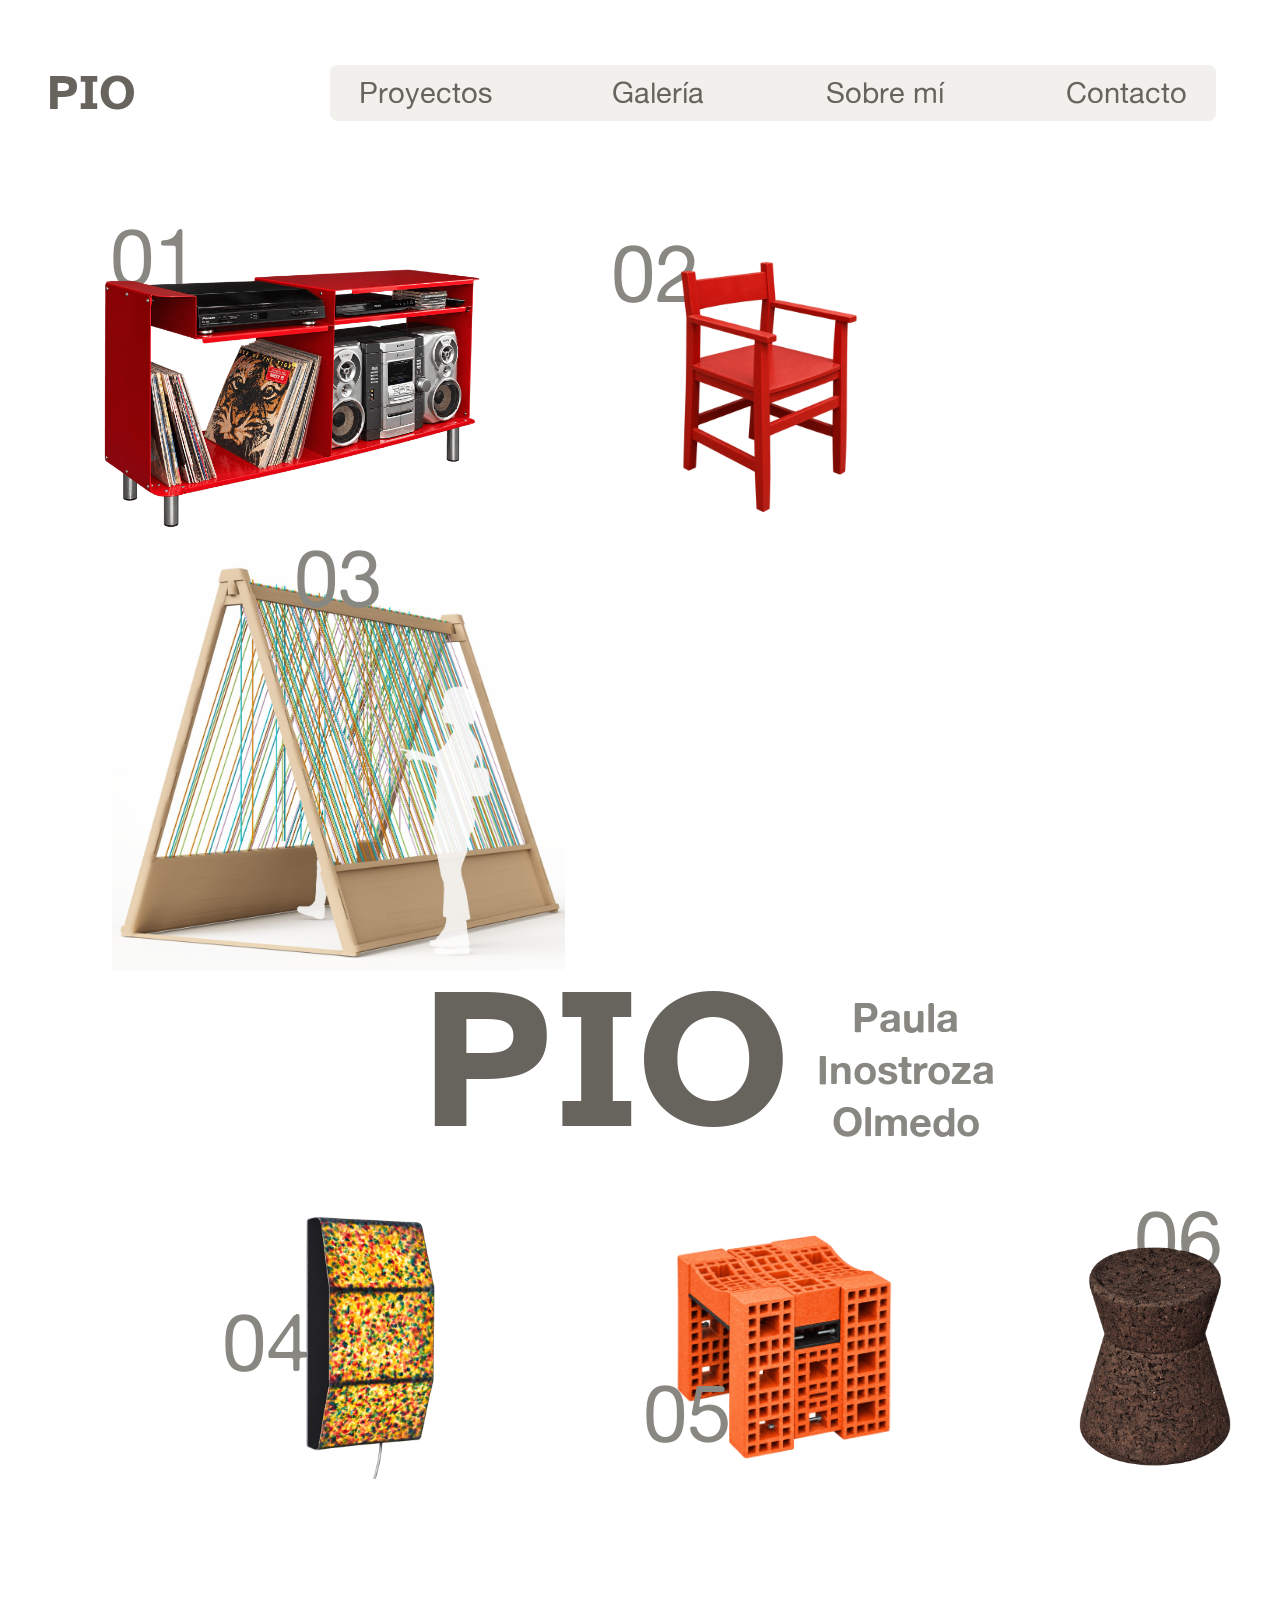
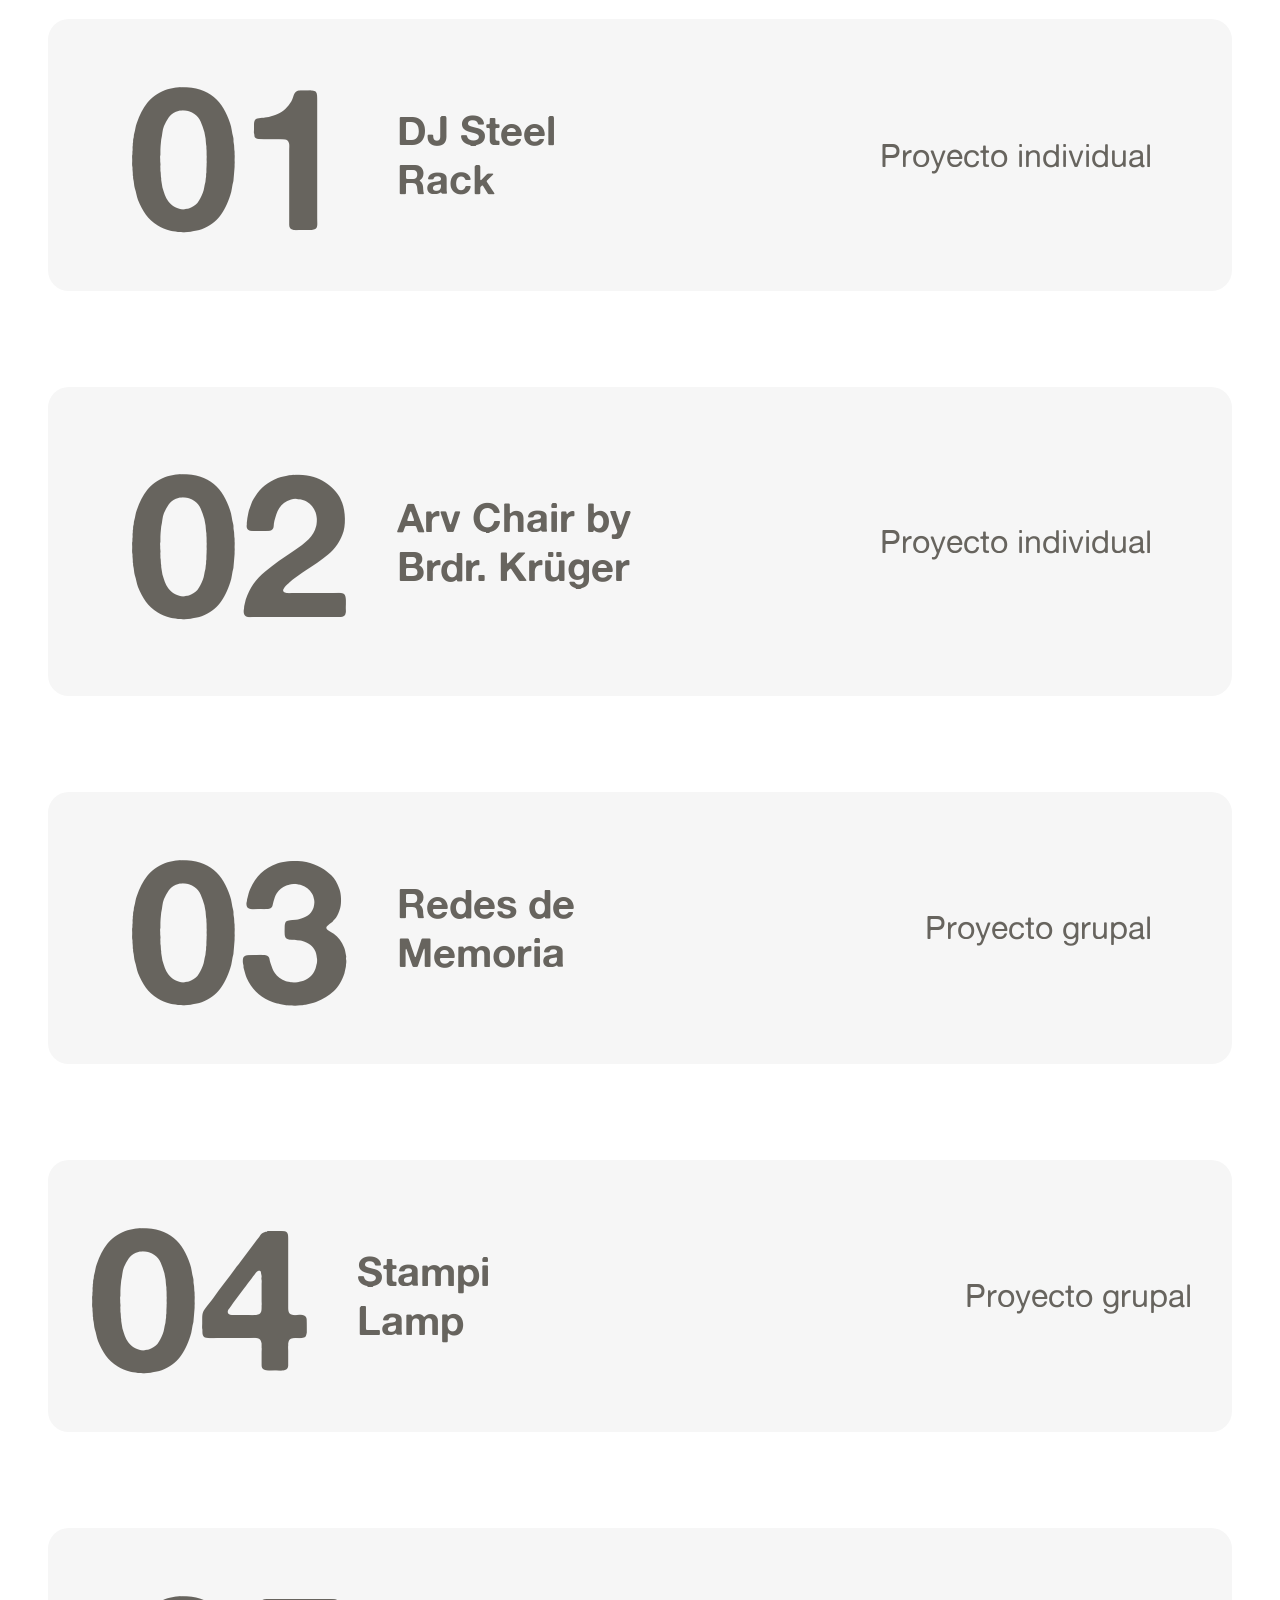
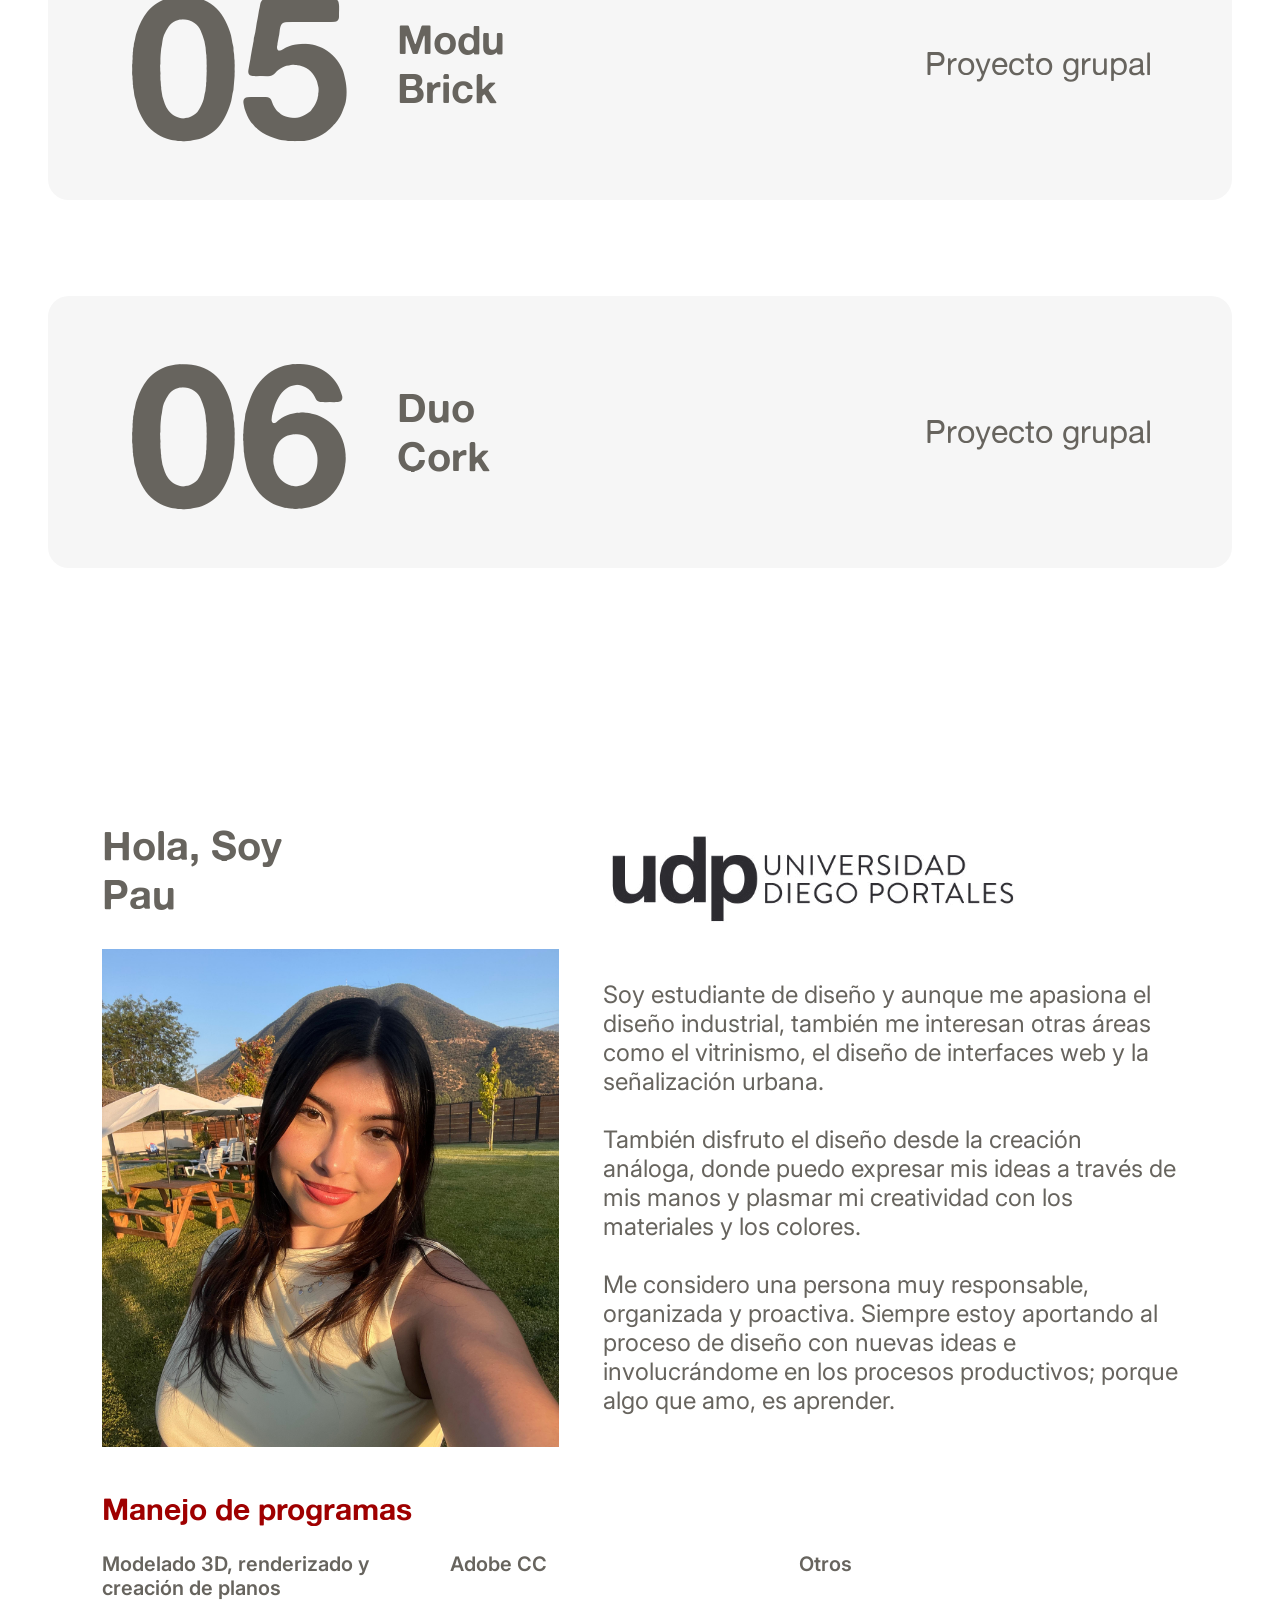
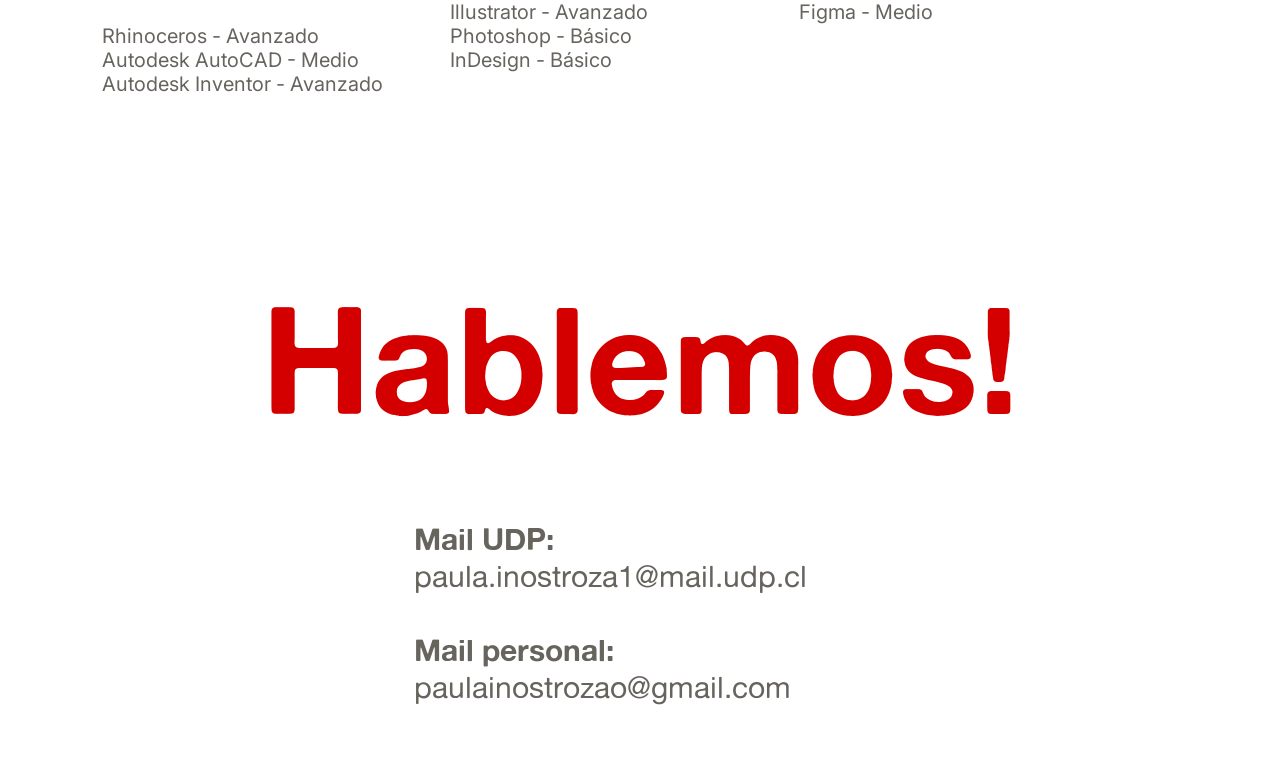
<file: index.html>
<!DOCTYPE html>
<html lang="es">
<head>
  <meta charset="UTF-8">
  <title>Portafolio PIO</title>
  <link rel="icon" href="assets/favicon.png" type="image/png">
  <meta name="viewport" content="width=device-width, initial-scale=1">
  <title>PIO | Paula Inostroza Olmedo - Portafolio</title>
  <link rel="stylesheet" href="style.css">
</head>
<body>

  <!-- ENCABEZADO + NAVBAR -->
  <header class="encabezado">
    <a href="#inicio" class="logo-pio">PIO</a>
    <nav class="navbar">
      <ul>
        <li><a href="#proyectos">Proyectos</a></li>
        <li><a href="galeria.html">Galería</a></li>
        <li><a href="#sobre-mi">Sobre mí</a></li>
        <li><a href="#contacto">Contacto</a></li>
      </ul>
    </nav>
  </header>

  <main>

    <!-- Pio + Nombres -->
    <section id="inicio" class="inicio">
      <h1 class="titulo-pio">PIO</h1>
      <p class="nombre-completo">
        <span class="nombre-paula">Paula</span>
        <span class="nombre-inostroza">Inostroza</span>
        <span class="nombre-olmedo">Olmedo</span>
      </p>

      <!-- MINIATURAS -->
      <ul class="miniaturas">
        <li class="miniatura-01">
          <a href="#proyecto-01">
            <span class="numero">01</span>
            <img src="assets/djrack1.png" alt="DJ Rack de acero rojo con tocadiscos, vinilos y equipos de música">
          </a>
        </li>
        <li class="miniatura-02">
          <a href="#proyecto-02">
            <span class="numero">02</span>
            <img src="assets/arvchair1.png" alt="Silla roja de madera con apoyabrazos">
          </a>
        </li>
        <li class="miniatura-03">
          <a href="#proyecto-03">
            <span class="numero">03</span>
            <img src="assets/redesdememoria1.jpg" alt="Render de una estructura de madera con elásticos de colores">
          </a>
        </li>
        <li class="miniatura-04">
          <a href="#proyecto-04">
            <span class="numero">04</span>
            <img src="assets/stampilamp1.png" alt="Lámpara de muro de espuma translúcida multicolor">
          </a>
        </li>
        <li class="miniatura-05">
          <a href="#proyecto-05">
            <span class="numero">05</span>
            <img src="assets/modubrick1.png" alt="Banco de ladrillos princesa con asiento curvo">
          </a>
        </li>
        <li class="miniatura-06">
          <a href="#proyecto-06">
            <span class="numero">06</span>
            <img src="assets/duocork1.png" alt="Banco cónico de corcho aglomerado expandido">
          </a>
        </li>
      </ul>
    </section>

    <!-------------- PROYECTOS -------------->
    <section id="proyectos" class="proyectos">
      <h2 class="oculto">Proyectos</h2>

      <!----- PROYECTO 01: DJ Steel Rack ----->
      <article id="proyecto-01" class="proyecto1">
        <header class="titulo-proyecto">
          <h3>
            <span class="numero">01</span>
            <span class="nombre-proyecto">DJ Steel Rack</span>
          </h3>
          <p class="tipo-proyecto">Proyecto individual</p>
        </header>

        <figure class="imagen-principal1">
          <img src="assets/djrack2.jpg" alt="DJ Rack de acero rojo con tocadiscos, vinilos y equipos de música">
          <figcaption>Curso Fabricación Digital Avanzada 2026</figcaption>
        </figure>

        <div class="galeria-descripcion1">
          <div class="cuadricula-1">
            <img src="assets/djrack3.jpg" alt="Tocadiscos abierto sobre el rack con un disco girando">
            <img src="assets/djrack4.jpg" alt="Vinilos apoyados sobre la bandeja superior del rack">
            <img src="assets/djrack5.jpg" alt="Colección de vinilos guardada en el compartimento inferior">
            <img src="assets/djrack6.jpg" alt="Equipo de música con parlantes dentro del rack">
          </div>
          <div class="descripcion1">
            <p>Dj Steel Rack nació desde el amor por la música y la necesidad de <strong>organizar</strong> la colección de vinilos, CD y equipos de sonido en un espacio donde poner ‘play’ fuese una <strong>experiencia acogedora</strong>.</p>
            <p>El diseño combina la <strong>personalización</strong> para adaptarse a los elementos y disponerlos en espacios de almacenamiento.</p>
            <p>El resultado es una pieza que celebra la <strong>practicidad</strong>.</p>
          </div>
        </div>

        <div class="examen1">
          <h4>Examen</h4>
          <p>Desarrollar un proyecto de índole libre con la condición de utilizar acero carbono y pintura electroestática como materialidades, además de plegado y un sistema de herrajes.</p>
        </div>

        <div class="planos">
          <figure class="plano-explosionado">
            <img src="assets/djrack8.jpg" alt="Plano de vista explosionada del rack con su lista de piezas">
          </figure>
          <div class="planos-ortogonales">
            <figure class="plano">
              <img src="assets/djrack9.jpg" alt="Plano con vistas ortogonales y acotadas del rack">
            </figure>
            <figure class="plano-cubierta">
              <img src="assets/djrack10.jpg" alt="Plano de detalle de la pieza de cubierta con sus pliegues">
            </figure>
          </div>
        </div>
      </article>

      <!---------- PROYECTO 02: Arv Chair ---------->
      <article id="proyecto-02" class="proyecto2">
        <header class="titulo-proyecto">
          <h3>
            <span class="numero">02</span>
            <span class="nombre-proyecto">Arv Chair by Brdr. Krüger</span>
          </h3>
          <p class="tipo-proyecto">Proyecto individual</p>
        </header>

        <figure class="imagen-principal2">
          <img src="assets/arvchair2.jpg" alt="Silla Arv Chair pintada de rojo">
          <figcaption>Curso Máquinas y Procesos 2025</figcaption>
        </figure>

          <div class="cuadricula-2">
            <img src="assets/arvchair3.jpg" alt="Silla Arv Chair pintada de rojo">
            <img src="assets/arvchair4.jpg" alt="Apoyabrazos de silla Arv Chair de madera">
            <img src="assets/arvchair8.jpg" alt="Silla Arv Chair de madera de lado">
            <img src="assets/arvchair7.jpg" alt="Respaldo curvo de silla Arv Chair de madera">
            <img src="assets/arvchair6.jpg" alt="Silla Arv Chair pintada de rojo">
            <img src="assets/arvchair5.jpg" alt="Travesaños de silla Arv Chair roja">
          </div>
        </div>

        <div class="examen-imagen">
          <div class="examen2">
            <h4>Examen</h4>
            <p>Replicar la silla Arv Chair de Brdr. Krüger mediante elaboración artesanal y utilizando solo sistema de encastres y ensambles en madera.</p>
          </div>
          <img src="assets/arvchair9.jpg" alt="Silla Arv Chair pintada de rojo">
        </div>
        <p class="descripcion2">Primero, fabriqué <strong>matrices</strong> en MDF para poder reproducir cada una de las piezas y traspasarlas a madera de pino sólida.<br><br>
        La pieza se compone de patas traseras anguladas, patas delanteras torneadas, un respaldo curvo ergonómico y travesaños que mantienen una <strong>estructura firme</strong> y sirven de apoyo para el asiento.</p>
      </article>

      <!-------- PROYECTO 03: Redes de Memoria --------->
      <article id="proyecto-03" class="proyecto3">
        <header class="titulo-proyecto">
          <h3>
            <span class="numero">03</span>
            <span class="nombre-proyecto">Redes de Memoria</span>
          </h3>
          <p class="tipo-proyecto">Proyecto grupal</p>
        </header>

        <figure class="imagen-principal3">
          <img src="assets/redesdememoria2.jpg" alt="Estructura de madera en forma de A con cientos de hilos de colores tensados">
          <figcaption>Curso Taller Diseño Industrial II 2025</figcaption>
        </figure>

        <div class="cuadricula-3">
            <img src="assets/redesdememoria3.jpg" alt="Acercamiento de la esctructura">
            <img src="assets/redesdememoria4.jpg" alt="Detalle de los hilos de colores desde arriba">
            <img src="assets/redesdememoria5.jpeg" alt="Detalle de los hilos de colores colgando">
            <img src="assets/redesdememoria6.jpeg" alt="Panel con los cuatro estados de la vida y sus colores">
          </div>

          <div class="examen3">
            <h4>Examen</h4>
            <p>Museo de la Memoria y los Derechos Humanos + Escuela de Diseño UDP.</p>
            <p>“Derechos en juego” consistió en convertir la explanada del museo en una plaza abierta al juego, invitando a experimentar el diseño desde los derechos humanos.</p>
            <p>Mediante juegos, las estructuras buscan vivenciar cada uno de los diez derechos de la niñez a través de la imaginación, la participación y la colaboración.</p>
          </div>
        </div>

        <div class="secundario">
           <p class="descripcion">El derecho a la Vida, Supervivencia y Desarrollo apela a tener la oportunidad de vivir y crecer de manera <strong>integral</strong>, asegurando que niñeces y adolescentes puedan desarrollarse plenamente en <strong>variados aspectos</strong> de su vida y persona.<br><br>Es por ello que se han identificado cuatro estados de la vida esenciales: familia, educación, identidad y trabajo.<br><br>Redes de Memoria constituye una <strong>experienci</strong>a donde las personas visualizan la pregunta: <strong>¿Cuál es el aspecto más importante de tu vida?</strong> y la responden encajando el elástico de su preferencia en la estructura. Al concluir esta acción se podrán develar las distintas realidades de los participantes a modo de <strong>encuesta interactiva.</strong></p>

          <div class="fotos3">
            <img src="assets/redesdememoria7.png" alt="Estructura de madera con elásticos de colores encajados en el travesaño">
            <div class="renders">
              <img src="assets/redesdememoria8.jpg" alt="Render de la estructura con acercamiento a la pocisión de los hilos">
              <img src="assets/redesdememoria9.jpg" alt="Render de la estructura con personas interactuando">
            </div>
          </div>
        </div>
      </article>

      <!------- PROYECTO 04: Stampi Lamp -------->
      <article id="proyecto-04" class="proyecto4">
        <header class="titulo-proyecto">
          <h3>
            <span class="numero">04</span>
            <span class="nombre-proyecto">Stampi Lamp</span>
          </h3>
          <p class="tipo-proyecto">Proyecto grupal</p>
        </header>

        <div class="imagen-principal4">
          <img src="assets/stampilamp2.jpg" alt="Lámpara de muro encendida con pantalla de espuma de colores">
          <figure class="imagen-secundaria4">
            <img src="assets/stampilamp3.jpg" alt="Acercamiento manto de espuma colorida translúcida">
            <figcaption>Curso Taller de Investigación y Desarrollo Material 2026</figcaption>
          </figure>
        </div>

        <div class="secundario4">
          <div class="encargo-foto">
            <div class="examen4">
              <h4>Examen</h4>
              <p>Explorar las capacidades de un material y elaborar un producto conforme a su contexto.</p>
            </div>
            <img src="assets/stampilamp6.jpg" alt="Pedazos de espuma de poliuretano estampada de distintos colores">
          </div>
          <div class="foto-descripcion4">
            <img src="assets/stampilamp7.jpg" alt="Espuma transformadas con calor y presión">
            <p class="descripcion4">La <strong>espuma de poliuretano</strong> fue sometida a un proceso de experimentación material mediante <strong>transformaciones físicas.</strong><br><br>
            Al ser un material <strong>flexible y versátil</strong>, quisimos explorar formas de modificar su estructura, textura y forma utilizando distintos métodos de calor, presión y manufactura.</p>
          </div>
        </div>

        <div class="terciario4">
          <div class="stampi-foto">
            <img src="assets/stampilamp8.jpg" alt="Lámpara de muro encendida con pantalla de espuma de colores">
            <div class="stampi-descripcion">
              <img src="assets/stampilamp9.png" alt="Logo Stampi Lamp">
              <p class="descripcion">El proceso escogido para llevar a cabo el producto fue el <strong>estampado</strong> de espuma triturada (desecho).<br><br>
              Mediante las placas de la estampadora textil, configurada a una temperatura de 200°C y con presión alta, fue posible que los pedazos de espuma se <strong>auto aglomeren</strong>, sin necesidad de adhesivos o procesos extra.<br><br>
              El proceso se hizo por capas de espuma hasta lograr un <strong>manto estable</strong> pero <strong>flexible</strong> que mantuvo la capacidad de translucidez.</p>
            </div>
          </div>

          <div class="foto-descripcion4">
            <div class="foto-descripcion4">
            <p class="descripcion4">Así nació <strong>Stampi Lamp</strong>, una lámpara de muro que devela la transformación de la espuma de poliuretano, su única coloración y su particular textura.<br><br>
            El manto se adosa a un armazón de acero carbono de 2mm de espesor y los tubos de acero soldados en su interior le dan la forma.</p>
            <img src="assets/stampilamp10.jpg" alt="Proceso de fabricación de Stampi Lamp">
          </div>
        </div>
      </article>

      <!-------- PROYECTO 05: Modu Brick -------->
      <article id="proyecto-05" class="proyecto5">
        <header class="titulo-proyecto">
          <h3>
            <span class="numero">05</span>
            <span class="nombre-proyecto">Modu Brick</span>
          </h3>
          <p class="tipo-proyecto">Proyecto grupal</p>
        </header>

        <div class="principal5">
          <figure class="foto-curso5">
            <img src="assets/modubrick3.jpg" alt="Banco de ladrillos princesa con persona sentada">
            <figcaption>Curso Taller de Investigación y Desarrollo Material 2026</figcaption>
          </figure>
          <img src="assets/modubrick2.jpg" alt="Banco de ladrillos princesa con asiento cóncavo">
        </div>

        <div class="secundario5">
          <div class="examen5">
            <h4>Examen</h4>
            <p>Explorar las capacidades de un material y elaborar un producto conforme a su contexto.</p>
          </div>
          <div class="fotos-descripcion5">
            <div class="foto-descripcion5">
              <img src="assets/modubrick4.jpg" alt="Ladrilos princesa">
              <p class="descripcion">El ladrillo princesa fue puesto bajo la mirada de la <strong>descontextualización</strong> del material y las posibilidades que podía alcanzar fuera de sus usos habituales.</p>
            </div>
            <div class="foto-descripcion5">
              <img src="assets/modubrick5.jpg" alt="Ladrillos recortado con la técnica del desbaste">
              <p class="descripcion5">En este contexto, se utilizó la técnica del <strong>desbaste</strong> para dar forma a las piezas y generar una lógica constructiva <strong>modular</strong>.</p>
            </div>
          </div>
        </div>

        <div class="terciario5">
          <div class="fotos5">
            <img src="assets/modubrick7.jpg" alt="Proceso de construcción del banco">
            <img src="assets/modubrick8.jpg" alt="Detalle de los perfiles planos que sostienen el asiento">
          </div>

          <div class="foto-descripcion5">
            <img src="assets/modubrick6.jpg" alt="Acercamiento banco Modu Brick">
            <p class="descripcion5"><strong>Modu Brick</strong> es un banco fabricado con ladrillos princesa Santiago 9 y Murotón.<br><br>
            Se compone de un sistema de <strong>perfiles planos</strong> que sostienen el asiento, que además cumplen la función de travesaños y manillas para moverlo con mayor facilidad.<br><br>
            Por otro lado, utiliza herrajes tipo pernos de anclaje de <strong>alta resistencia</strong> entre uniones de cara con cara.<br><br>
            La cubierta cóncava lo hace <strong>ergonómico</strong>, además de relucir la retícula propia del ladrillo.</p>
          </div>
        </div>
      </article>

      <!-------- PROYECTO 06: Duo Cork ------>
      <article id="proyecto-06" class="proyecto6">
        <header class="titulo-proyecto">
          <h3>
            <span class="numero">06</span>
            <span class="nombre-proyecto">Duo Cork</span>
          </h3>
          <p class="tipo-proyecto">Proyecto grupal</p>
        </header>

        <figure class="fotos-principales6">
          <img src="assets/duocork2.jpg" alt="Banco cónico de corcho aglomerado expandido">
          <img src="assets/duocork3.jpg" alt="Persona sentada sobre el banco de corcho">
          <img src="assets/duocork4.jpg" alt="Vista frontal del banco de corcho">
          <figcaption>Curso Taller de Investigación y Desarrollo Material 2026</figcaption>
        </figure>

        <div class="secundario6">
          <div class="encargo-foto6">
            <img src="assets/duocork5.jpg" alt="Textura corcho">
            <div class="examen6">
              <h4>Examen</h4>
              <p>Explorar las capacidades de un material y elaborar un producto conforme a su contexto.</p>
            </div>
          </div>

          <div class="descripciones6">
            <p class="descripcion6">El corcho aglomerado expandido es un material muy particular. Se <strong>auto aglomera</strong> con calor y presión en una autoclave a vapor, debido a ello su presentación es en formato de planchas. Es ligero, pero increíblemente resistente.<br><br>
            Exploramos la <strong>descontextualización</strong> de este material mediante el desbaste y mecanizado de las piezas.</p>

            <p class="descripcion6"><strong>Duo Cork</strong> es un banco hecho completamente de corcho mediante una <strong>sucesión de capas</strong> adheridas entre ellas.<br><br>
            Cuenta con dos piezas, la base siendo más grande para darle estabilidad. A su vez, estas piezas están <strong>mecanizadas en CNC</strong> para darle la forma cónica y el sutil desbaste interno del asiento para mejorar su ergonomía.</p>
          </div>
        </div>

        <div class="terciario6">
          <img src="assets/duocork6.jpg" alt="Detalle concavidad del asiento">
          <div class="fotos6">
            <img src="assets/duocork7.jpg" alt="Vista superior del banco">
            <img src="assets/duocork8.jpg" alt="Detalle frontal del banco">
          </div>
        </div>
      </article>

    </section>

    <!--------- SOBRE MÍ ---------->
    <section id="sobre-mi" class="sobre-mi">
      <header class="saludo">
        <h2>Hola, Soy Pau</h2>
        <img src="assets/logoudp.png" alt="Logo de la Universidad Diego Portales">
      </header>

      <div class="foto-descripcion7">
        <img src="assets/fotopersonal.jpg" alt="Foto personal">
        <div class="descripcion7">
          <p>Soy estudiante de diseño y aunque me apasiona el diseño industrial, también me interesan otras áreas como el vitrinismo, el diseño de interfaces web y la señalización urbana.<br><br>
          También disfruto el diseño desde la creación análoga, donde puedo expresar mis ideas a través de mis manos y plasmar mi creatividad con los materiales y los colores.<br><br>
          Me considero una persona muy responsable, organizada y proactiva. Siempre estoy aportando al proceso de diseño con nuevas ideas e involucrándome en los procesos productivos; porque algo que amo, es aprender.</p>
        </div>
      </div>

      <div class="programas">
        <h3>Manejo de programas</h3>
        <div class="programas-grupos">
          <div class="grupo-programas">
            <h4>Modelado 3D, renderizado y creación de planos</h4>
            <ul>
              <li>Rhinoceros - Avanzado</li>
              <li>Autodesk AutoCAD - Medio</li>
              <li>Autodesk Inventor - Avanzado</li>
            </ul>

          </div>
          <div class="grupo-programas">
            <h4>Adobe CC</h4>
            <ul>
              <li>Illustrator - Avanzado</li>
              <li>Photoshop - Básico</li>
              <li>InDesign - Básico</li>
            </ul>

          </div>
          <div class="grupo-programas">
            <h4>Otros</h4>
            <ul>
              <li>Figma - Medio</li>
            </ul>
          </div>
        </div>
      </div>
    </section>

    <!------- CONTACTO ------->
    <section id="contacto" class="contacto">
      <h2>Hablemos!</h2>
      <ul class="datos-contacto">
        <li>
          <strong>Mail UDP:</strong>
          <a href="mailto:paula.inostroza1@mail.udp.cl">paula.inostroza1@mail.udp.cl</a>
        </li>
        
        <li>
          <strong>Mail personal:</strong>
          <a href="mailto:paulainostrozao@gmail.com">paulainostrozao@gmail.com</a>
        </li>
      </ul>
    </section>

  </main>

  <script>
  if ('scrollRestoration' in history) {
    history.scrollRestoration = 'manual';
  }
  window.scrollTo(0, 0);
</script>

<script src="script.js" defer></script> 

</body>
</html>
</file>
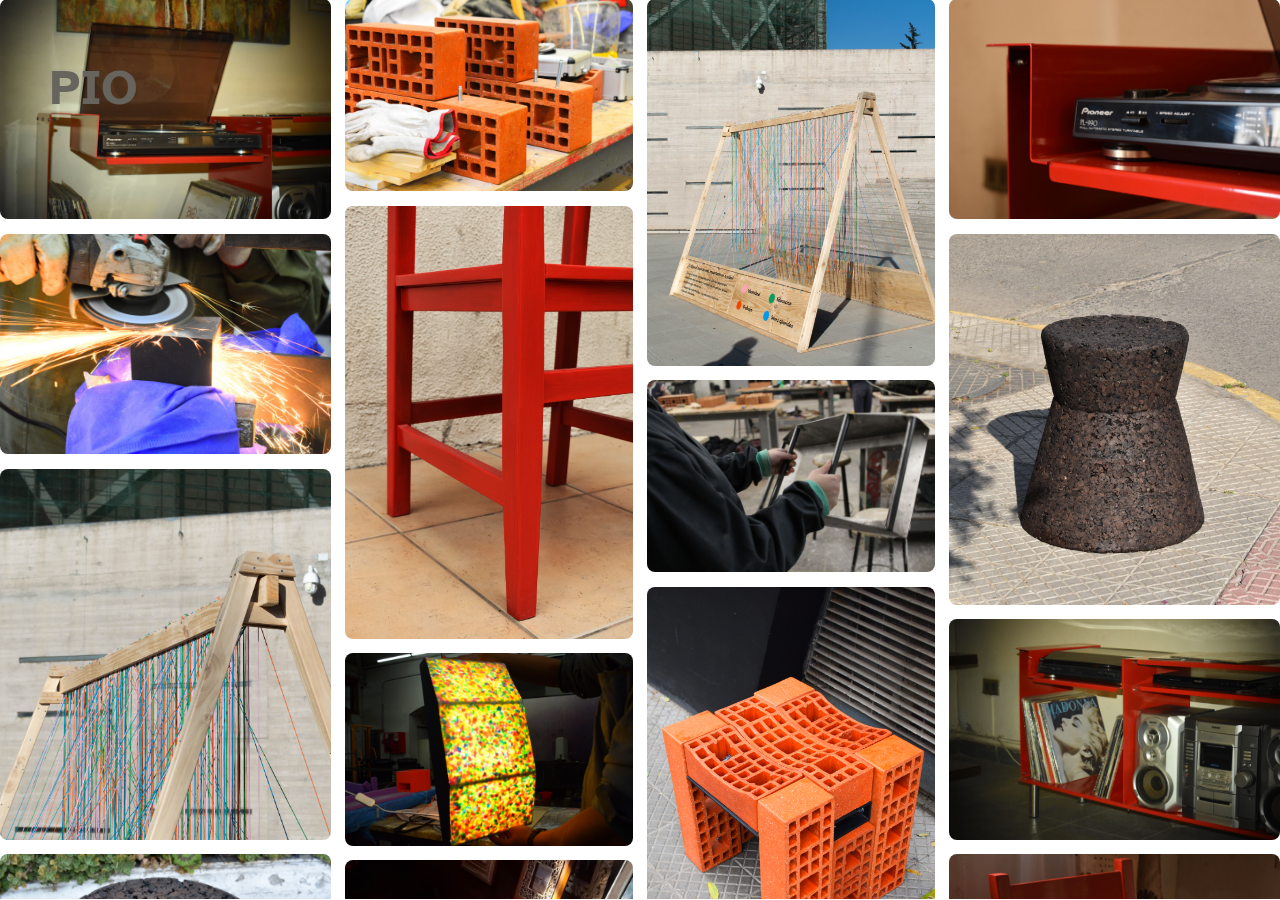
<file: galeria.html>
<!DOCTYPE html>
<html lang="es">
<head>
  <meta charset="UTF-8">
  <meta name="viewport" content="width=device-width, initial-scale=1">
  <title>Galería | PIO - Paula Inostroza Olmedo</title>
  <link rel="stylesheet" href="style.css">
</head>
<body>

  <!-- ============ ENCABEZADO: solo el logo, vuelve al inicio ============ -->
  <header class="encabezado">
    <a href="index.html" class="logo-pio">PIO</a>
  </header>

  <main>

    <!-------- GALERÍA -------->
    <section id="galeria" class="galeria">
      <h1 class="oculto">Galería</h1>

      <div class="galeria-columnas">

        <div class="columna-1">
          <img src="assets/galeria1.jpg" alt="DJ Steel Rack">
          <img src="assets/galeria24.jpg" alt="Persona puliendo una pieza de acero con esmeril">
          <img src="assets/galeria13.jpg" alt="Redes de Memoria">
          <img src="assets/galeria35.jpg" alt="Duo Cork">
          <img src="assets/galeria23.jpg" alt="Ladrillos princesa cóncavos">
          <img src="assets/galeria34.jpg" alt="DJ Steel Rack">
        </div>

        <div class="columna-2">
          <img src="assets/galeria22.jpg" alt="Ladrillos princesa apilados">
          <img src="assets/galeria11.jpg" alt="Arv Chair">
          <img src="assets/galeria18.jpg" alt="Stampi Lamp">
          <img src="assets/galeria7.jpeg" alt="Arv Chair">
          <img src="assets/galeria32.jpg" alt="Duo Cork">
          <img src="assets/galeria26.jpg" alt="Modu Brick">
        </div>

        <div class="columna-3">
          <img src="assets/galeria15.jpg" alt="Redes de Memoria">
          <img src="assets/galeria19.jpg" alt="Armazón Stampi Lamp">
          <img src="assets/galeria28.jpg" alt="Modu Brick">
          <img src="assets/galeria3.jpg" alt="DJ Steel Rack">
          <img src="assets/galeria21.jpg" alt="Stampi Lamp">
        </div>

        <div class="columna-4">
          <img src="assets/galeria6.jpg" alt="DJ Steel Rack">
          <img src="assets/galeria33.jpg" alt="Duo Cork">
          <img src="assets/galeria5.jpg" alt="DJ Steel Rack">
          <img src="assets/galeria10.jpg" alt="Arv Chair">
          <img src="assets/galeria25.jpg" alt="Modu Brick">
          <img src="assets/galeria20.jpg" alt="Dos estudiantes trabajando con un taladro de pedestal en el taller">
        </div>

      </div>
    </section>

  </main>

  <script src="script.js" defer></script>

</body>
</html>
</file>
<file: style.css>
/* =========================================================
   PIO · Portafolio de Paula Inostroza Olmedo
   style.css  (index.html + galeria.html)
   Medidas en rem (1rem = 16px). Layout con flex (grid solo en
   las cuadrículas de fotos). Sin position: absolute.
   ========================================================= */

/* ---------- Fuentes ---------- */

/* Atkinson Hyperlegible Bold (reemplaza a Gadugi, solo para "PIO") e Inter */
@import url("https://fonts.googleapis.com/css2?family=Atkinson+Hyperlegible:wght@700&family=Inter:opsz,wght@14..32,100..900&display=swap");

/* Alte Haas Grotesk (archivos locales en la carpeta assets) */
@font-face {
  font-family: "Alte Haas Grotesk";
  src: url("assets/AlteHaasGroteskRegular.ttf") format("truetype");
  font-weight: 400;
  font-style: normal;
  font-display: swap;
}

@font-face {
  font-family: "Alte Haas Grotesk";
  src: url("assets/AlteHaasGroteskBold.ttf") format("truetype");
  font-weight: 700;
  font-style: normal;
  font-display: swap;
}

/* ---------- Variables (paleta y tipografías del UI Kit) ---------- */

:root {
  --fondo-1: #F1F0ED;
  --fondo-2: #F6F6F6;
  --texto-1: #67645E;
  --texto-2: #898781;
  --destacar-1: #D40000;
  --destacar-2: #9F0000;

  --fuente-pio: "Atkinson Hyperlegible", sans-serif;
  --fuente-titulos: "Alte Haas Grotesk", "Helvetica Neue", Helvetica, Arial, sans-serif;
  --fuente-cuerpo: "Inter", sans-serif;
}

/* ---------- Base ---------- */

* {
  box-sizing: border-box;
}

html {
  background: #FFFFFF;
  scroll-behavior: smooth;
}

body {
  max-width: 94.5rem;
  margin: 0 auto;
  background: #FFFFFF;
  color: var(--texto-1);
  font-family: var(--fuente-cuerpo);
  font-size: 1rem;
  font-optical-sizing: auto;
}

h1,
h2,
h3,
h4,
p,
ul,
figure {
  margin: 0;
}

ul {
  padding: 0;
  list-style: none;
}

a {
  color: inherit;
  text-decoration: none;
}

img {
  display: block;
  max-width: 100%;
}

/* Texto solo para lectores de pantalla (sin position: absolute) */
.oculto {
  width: 0.0625rem;
  height: 0.0625rem;
  margin: -0.0625rem;
  padding: 0;
  overflow: hidden;
  clip-path: inset(50%);
  white-space: nowrap;
}

/* =========================================================
   ENCABEZADO + NAVBAR
   ========================================================= */

.encabezado {
  display: flex;
  justify-content: space-between;
  align-items: center;
  width: 73em;
  max-width: calc(100% - 3rem);
  margin: 3.8rem 0 0 3rem;
}

/* PIO (Headline 2) · variantes: predeterminado / hover / active */
.logo-pio {
  width: 5.3rem;
  font-family: var(--fuente-pio);
  font-weight: 700;
  font-size: 3rem;
  line-height: 4rem;
  color: var(--texto-1);
}

.logo-pio:hover,
.logo-pio:focus-visible,
.logo-pio:active {
  color: #000000;
}

.navbar ul {
  display: flex;
  justify-content: space-between;
  align-items: center;
  width: 55.4rem;
  max-width: 100%;
  padding: 0.75rem 1.25rem;
  background: var(--fondo-1);
  border-radius: 0.5rem;
}

/* Cada ítem tiene el ancho del componente para que la variante active no mueva nada */
.navbar li:nth-child(1) { width: 9.5rem; }
.navbar li:nth-child(2) { width: 7rem; }
.navbar li:nth-child(3) { width: 8.75rem; }
.navbar li:nth-child(4) { width: 8.75rem; }

.navbar a {
  display: block;
  font-family: var(--fuente-titulos);
  font-weight: 400;
  font-size: 1.8rem;
  line-height: 2rem;
  text-align: center;
  color: var(--texto-1);
}

.navbar a:hover,
.navbar a:focus-visible {
  color: var(--destacar-1);
}

.navbar a:active {
  font-size: 1.5rem;
  color: var(--texto-1);
}

/* El enlace #inicio llega hasta el borde superior de la página */
.inicio {
  scroll-margin-top: 10rem;
}

/* =========================================================
   INICIO: PIO + nombres + miniaturas
   Las miniaturas (li) pasan a ser ítems de .inicio con display: contents
   y se ordenan en tres filas con "order":
   fila 1 (01, 02, 03) · fila 2 (PIO + nombres) · fila 3 (04, 05, 06)
   ========================================================= */

.inicio {
  display: flex;
  flex-wrap: wrap;
  align-items: flex-start;
  margin-top: 2.25rem;
}

/* Saltos de fila entre los grupos */
.inicio::before,
.inicio::after {
  content: "";
  flex: 0 0 100%;
  height: 0;
}

.inicio::before { order: 2; }
.inicio::after { order: 4; }

.miniaturas {
  display: contents;
}

/* --- PIO (Headline 1) y nombres (Headline 3) --- */

.titulo-pio {
  order: 3;
  width: 21rem;
  height: 9.3rem;
  margin: 1rem 0 0 26.6rem;
  font-family: var(--fuente-pio);
  font-weight: 700;
  font-size: 12.5rem;
  line-height: 9.3rem;
  text-align: center;
  color: var(--texto-1);
}

.nombre-completo {
  order: 3;
  width: 18rem;
  margin-top: 1rem;
  padding-top: 0.3rem;
  font-family: var(--fuente-titulos);
  font-weight: 700;
  font-size: 2.5rem;
  line-height: 3.25rem;
  text-align: center;
  color: var(--texto-2);
}

.nombre-completo span {
  display: block;
}

/* PIO queda fijo; a los 3 s los nombres se revelan de izquierda a derecha, de arriba hacia abajo */
.nombre-paula,
.nombre-inostroza,
.nombre-olmedo {
  animation: revelar-nombre 1s ease-out 3s both;
}

.nombre-inostroza { animation-delay: 3.6s; }
.nombre-olmedo { animation-delay: 4.2s; }

@keyframes revelar-nombre {
  from { clip-path: inset(0 100% 0 0); }
  to { clip-path: inset(0 0 0 0); }
}

/* --- Miniaturas --- */

.miniaturas li {
  order: 1;
  animation: flotar 4.5s ease-in-out infinite;
}

.miniaturas .miniatura-04,
.miniaturas .miniatura-05,
.miniaturas .miniatura-06 {
  order: 5;
}

/* Posiciones del Figma (margen izquierdo y desplazamiento vertical de cada miniatura)
   y un ritmo distinto de flotación para que no se muevan todas a la vez */
.miniaturas .miniatura-01 { margin: 3rem 0 0 6rem; }
.miniaturas .miniatura-02 { margin: 4rem 0 0 7rem; animation-duration: 5.2s; animation-delay: -1.3s; }
.miniaturas .miniatura-03 { margin: 0 0 0 7rem; animation-duration: 4.8s; animation-delay: -2.6s; }
.miniaturas .miniatura-04 { margin: 3.5rem 0 0 13rem; animation-duration: 5s; animation-delay: -0.8s; }
.miniaturas .miniatura-05 { margin: 5rem 0 0 9.2rem; animation-duration: 4.4s; animation-delay: -3.1s; }
.miniaturas .miniatura-06 { margin: 2.8rem 0 0 7rem; animation-duration: 5.4s; animation-delay: -2s; }

/* Sube suavemente y vuelve a su lugar (se anima "translate" para no chocar con el "scale" del hover) */
@keyframes flotar {
  0%,
  100% { translate: 0 0; }
  50% { translate: 0 -0.8rem; }
}

.miniaturas a {
  display: flex;
  transition: scale 0.3s ease;
}

.miniaturas a:hover,
.miniaturas a:focus-visible {
  scale: 1.06;
}

/* Número (Headline 6 · Regular 80pt): predeterminado / hover / active */
.miniaturas .numero {
  position: relative;
  z-index: 0;
  flex: none;
  width: 7.3rem;
  height: 6rem;
  font-family: var(--fuente-titulos);
  font-weight: 400;
  font-size: 5rem;
  line-height: 6rem;
  text-align: center;
  color: var(--texto-2);
  transition: color 0.3s ease;
}

.miniaturas a:hover .numero,
.miniaturas a:focus-visible .numero {
  color: var(--texto-1);
}

.miniaturas a:active .numero {
  color: var(--destacar-1);
}

/* La imagen siempre queda por delante del número */
.miniaturas img {
  position: relative;
  z-index: 1;
  height: auto;
}

/* 01: número arriba a la izquierda, imagen debajo */
.miniatura-01 a { flex-direction: column; align-items: flex-start; }
.miniatura-01 .numero { margin-bottom: -4rem; }
.miniatura-01 img { width: 24.3rem; }

/* 02: número a la izquierda, imagen a la derecha */
.miniatura-02 a { align-items: flex-start; }
.miniatura-02 .numero { margin-right: -2.8rem; }
.miniatura-02 img { width: 12.2rem; }

/* 03: número centrado arriba */
.miniatura-03 a { flex-direction: column; align-items: flex-start; }
.miniatura-03 .numero { margin-left: 10.5rem; margin-bottom: -4.8rem; z-index: 2; }
.miniatura-03 img { width: 28.3rem; }

/* 04: número a la izquierda, a media altura */
.miniatura-04 a { align-items: flex-start; }
.miniatura-04 .numero { margin-top: 5.7rem; margin-right: -3rem; }
.miniatura-04 img { width: 11.5rem; }

/* 05: en el Figma el número va sobre la imagen, abajo a la izquierda */
.miniatura-05 a { flex-direction: column; align-items: flex-start; }
.miniatura-05 .numero { order: 2; z-index: 2; margin-top: -6rem; margin-left: 1.3rem; }
.miniatura-05 img { width: 22rem; }

/* 06: número arriba a la derecha */
.miniatura-06 a { flex-direction: column; align-items: flex-start; }
.miniatura-06 .numero { margin-left: 3rem; margin-bottom: -3.6rem; }
.miniatura-06 img { width: 10.4rem; }

/* =========================================================
   PROYECTOS (tarjetas)
   Cerradas al inicio: solo se ve el título. Al hacer clic en el número
   grande se agrega la clase "abierto" (script.js) y se despliega el contenido.
   ========================================================= */

.proyectos {
  margin-top: 8.8rem;
  padding-inline: 3rem;
}

.proyectos > article + article {
  margin-top: 6rem;
}

.proyectos > article {
  --tono-titulo: var(--texto-1);
  display: flex;
  flex-wrap: wrap;
  justify-content: center;
  align-items: flex-start;
  padding: 2.5rem;
  background: var(--fondo-2);
  border-radius: 1.3rem;
}

.proyecto2,
.proyecto4,
.proyecto6 {
  --tono-titulo: var(--texto-2);
  background: var(--fondo-1);
}

/* Cerrada: solo el título. Abierta: todo el contenido con animación */
.proyectos > article:not(.abierto) > :not(.titulo-proyecto) {
  display: none;
}

.proyectos > article.abierto > :not(.titulo-proyecto) {
  animation: desplegar 0.7s ease both;
}

@keyframes desplegar {
  from {
    opacity: 0;
    translate: 0 -1.5rem;
  }
  to {
    opacity: 1;
    translate: 0 0;
  }
}

/* --- Títulos proyectos --- */

.titulo-proyecto {
  flex: 0 0 100%;
  display: flex;
  justify-content: space-between;
  align-items: center;
  min-height: 12rem;
  padding-inline: 2.5rem;
}

.titulo-proyecto h3 {
  display: flex;
  align-items: center;
  gap: 1rem;
  color: var(--tono-titulo);
}

/* Número proyecto (Headline 5 · Bold 200pt): predeterminado / hover / active */
.titulo-proyecto .numero {
  width: 15.8rem;
  font-family: var(--fuente-titulos);
  font-weight: 700;
  font-size: 12.5rem;
  line-height: 12rem;
  cursor: pointer;
  transition: color 0.3s ease;
}

.titulo-proyecto .numero:hover,
.titulo-proyecto .numero:focus-visible {
  color: var(--destacar-1);
}

.proyectos > article.abierto .numero {
  color: var(--destacar-2);
}

.nombre-proyecto {
  display: block;
  font-family: var(--fuente-titulos);
  font-weight: 700;
  font-size: 2.5rem;
  line-height: normal;
}

/* Anchos que reproducen los saltos de línea del Figma */
.proyecto1 .nombre-proyecto { max-width: 12.5rem; }
.proyecto2 .nombre-proyecto { max-width: 20.6rem; }
.proyecto3 .nombre-proyecto { max-width: 14rem; }
.proyecto4 .nombre-proyecto { max-width: 12rem; }
.proyecto5 .nombre-proyecto { max-width: 10rem; }
.proyecto6 .nombre-proyecto { max-width: 8.5rem; }

/* Proyecto individual / grupal (Headline 7 · Regular 35pt) */
.tipo-proyecto {
  width: 19.4375rem;
  font-family: var(--fuente-titulos);
  font-weight: 400;
  font-size: 2rem;
  line-height: normal;
  text-align: right;
  white-space: nowrap;
  color: var(--tono-titulo);
}

/* --- Textos compartidos por todos los proyectos --- */

/* Pie de foto / curso (Headline 8 · Regular 30pt) */
.proyectos figcaption {
  font-family: var(--fuente-titulos);
  font-weight: 400;
  font-size: 1.8rem;
  line-height: normal;
  color: var(--texto-1);
}

/* Examen / Encargo: etiqueta (Headline 3) + texto (Body 1) en rojo oscuro */
.examen1,
.examen2,
.examen3,
.examen4,
.examen5,
.examen6 {
  display: flex;
  flex-direction: column;
}

.examen1 h4,
.examen2 h4,
.examen3 h4,
.examen4 h4,
.examen5 h4,
.examen6 h4 {
  display: flex;
  align-items: center;
  width: 14rem;
  height: 3.4rem;
  font-family: var(--fuente-titulos);
  font-weight: 700;
  font-size: 2.5rem;
  line-height: normal;
  color: var(--destacar-2);
}

.examen1 p,
.examen2 p,
.examen3 p,
.examen4 p,
.examen5 p,
.examen6 p {
  font-family: var(--fuente-cuerpo);
  font-weight: 400;
  font-size: 1.5rem;
  line-height: normal;
  color: var(--destacar-2);
}

/* Descripciones (Body 2 · Inter 20pt) */
.descripcion1,
.descripcion7,
.proyectos p[class^="descripcion"] {
  font-family: var(--fuente-cuerpo);
  font-weight: 400;
  font-size: 1.25rem;
  line-height: normal;
  color: var(--texto-1);
}

.descripcion1 p + p,
.descripcion7 p + p {
  margin-top: 1.5rem;
}

.proyectos strong,
.sobre-mi strong {
  font-weight: 700;
}

/* Fotos de las cuadrículas */
.proyectos [class^="cuadricula"] img {
  width: 100%;
  height: 100%;
  object-fit: cover;
}

/* ---------- PROYECTO 01 · DJ Steel Rack ---------- */

.proyecto1 .imagen-principal1 {
  width: 60.2rem;
  max-width: 100%;
  margin-top: 4.5rem;
}

.proyecto1 .imagen-principal1 img {
  width: 100%;
  aspect-ratio: 4096 / 2643;
  object-fit: cover;
}

.proyecto1 .imagen-principal1 figcaption {
  width: 23.6rem;
  max-width: 100%;
  margin-top: 2.3rem;
}

.galeria-descripcion1 {
  flex: 0 0 100%;
  display: flex;
  align-items: center;
  gap: 2.5rem;
  margin-top: 4.5rem;
}

.cuadricula-1 {
  flex: 0 1 57.8rem;
  min-width: 0;
  display: grid;
  grid-template-columns: repeat(2, 1fr);
  grid-template-rows: repeat(2, 1fr);
  gap: 1.8rem 1.5rem;
  height: 38rem;
}

.descripcion1 {
  flex: 0 1 22.8rem;
  min-width: 0;
}

.examen1 {
  flex: 0 0 100%;
  flex-direction: row;
  align-items: flex-start;
  gap: 2rem;
  margin-top: 3.5rem;
}

.examen1 p {
  width: 35.3rem;
}

.planos {
  display: flex;
  align-items: center;
  gap: 4.8rem;
  margin-top: 4.5rem;
}

.plano-explosionado,
.plano,
.plano-cubierta {
  border: 1px solid #000000;
}

.plano-explosionado {
  width: 27.5rem;
}

.planos-ortogonales {
  display: flex;
  flex-direction: column;
  gap: 1.4rem;
  width: 31rem;
}

.planos img {
  width: 100%;
  height: auto;
}

/* ---------- PROYECTO 02 · Arv Chair ---------- */

.proyecto2 .titulo-proyecto {
  min-height: 14.3rem;
}

.proyecto2 .imagen-principal2 {
  width: 30rem;
  align-self: center;
  margin-top: 6.3rem;
}

.proyecto2 .imagen-principal2 img {
  width: 100%;
  height: 47.6rem;
  object-fit: cover;
}

.proyecto2 .imagen-principal2 figcaption {
  max-width: 20rem;
  margin-top: 2rem;
}

.cuadricula-2 {
  display: grid;
  grid-template-columns: repeat(2, 1fr);
  grid-template-rows: repeat(3, 1fr);
  gap: 1.4rem;
  width: 35rem;
  height: 41.3rem;
  margin: 6.3rem 0 0 6.1rem;
}

.examen-imagen {
  display: flex;
  align-items: flex-start;
  gap: 4.5rem;
  margin-top: 7.5rem;
}

.examen2 {
  width: 19.6rem;
  gap: 2.3rem;
}

.examen-imagen > img {
  flex: none;
  width: 32.6rem;
  height: 39.5rem;
  object-fit: cover;
  border-radius: 0.25rem;
}

.proyecto2 .descripcion2 {
  align-self: center;
  width: 22.1rem;
  margin: 7.5rem auto 0 2.1rem;
}

/* ---------- PROYECTO 03 · Redes de Memoria ---------- */

.proyecto3 .imagen-principal3 {
  width: 50.5rem;
  max-width: 100%;
  margin-top: 5.75rem;
}

.proyecto3 .imagen-principal3 img {
  width: 100%;
  aspect-ratio: 791 / 905;
  object-fit: cover;
}

.proyecto3 .imagen-principal3 figcaption {
  margin-top: 1.6rem;
}

.cuadricula-3 {
  flex: 0 1 49.5rem;
  min-width: 0;
  display: grid;
  grid-template-columns: repeat(2, 1fr);
  grid-template-rows: repeat(2, 1fr);
  gap: 2.5rem;
  height: 55rem;
  margin-top: 5.75rem;
}

.examen3 {
  flex: 1 1 28rem;
  gap: 1.125rem;
  margin: 5.75rem 0 0 3.25rem;
}

.proyecto3 .secundario {
  display: flex;
  align-items: center;
  gap: 3.8rem;
  margin-top: 5.75rem;
}

.proyecto3 .descripcion3 {
  flex: none;
  width: 26rem;
}

.fotos3 {
  display: flex;
  align-items: center;
  gap: 4rem;
}

.fotos3 > img {
  flex: none;
  width: 30.6rem;
  height: 40.8rem;
  object-fit: cover;
}

.renders {
  display: flex;
  flex-direction: column;
  gap: 6.3rem;
  width: 16.1rem;
}

.renders img {
  width: 100%;
  object-fit: cover;
}

.renders img:nth-child(1) { aspect-ratio: 824 / 830; }
.renders img:nth-child(2) { aspect-ratio: 259 / 291; }

/* ---------- PROYECTO 04 · Stampi Lamp ---------- */

.proyecto4 {
  justify-content: flex-start;
  padding-inline: 5rem;
}

.proyecto4 .titulo-proyecto {
  padding-inline: 0;
}

.imagen-principal4 {
  flex: 0 0 100%;
  display: flex;
  align-items: flex-start;
  gap: 2.3rem;
  margin-top: 4.75rem;
}

.imagen-principal4 > img {
  flex: none;
  width: 27.1rem;
  height: 44.8rem;
  object-fit: cover;
}

.imagen-secundaria4 {
  display: flex;
  flex-direction: column;
  gap: 2.25rem;
  width: 39.75rem;
}

.imagen-secundaria4 img {
  width: 100%;
  aspect-ratio: 636 / 463;
  object-fit: cover;
}

.imagen-secundaria4 figcaption {
  width: 34rem;
  max-width: 100%;
}

.secundario4 {
  display: flex;
  flex-direction: column;
  gap: 4.3rem;
  width: 66.25rem;
  margin: 7.6rem 0 0 4.65rem;
}

.encargo-foto {
  display: flex;
  align-items: flex-start;
  gap: 12.8rem;
}

.examen4 {
  flex: none;
  width: 20.25rem;
  gap: 0.8rem;
}

.encargo-foto > img,
.secundario4 .foto-descripcion4 > img {
  flex: none;
  width: 33.1rem;
  height: 22rem;
  object-fit: cover;
}

.secundario4 .foto-descripcion4 {
  display: flex;
  align-items: center;
  gap: 2.5rem;
}

.proyecto4 .secundario4 .descripcion4 {
  width: 21.6rem;
}

.terciario4 {
  display: flex;
  flex-direction: column;
  gap: 4rem;
  width: 75.5rem;
  margin-top: 11.1rem;
}

.stampi-foto {
  display: flex;
  align-items: center;
  gap: 7rem;
}

.stampi-foto > img {
  flex: none;
  width: 35.5rem;
  height: 46.49rem;
  object-fit: cover;
}

.stampi-descripcion {
  display: flex;
  flex-direction: column;
  gap: 4.1rem;
  width: 27.1rem;
}

.stampi-descripcion img {
  width: 14.5rem;
  height: 6.8rem;
  object-fit: contain;
  object-position: left center;
}

.terciario4 .foto-descripcion4 {
  display: flex;
  align-items: flex-start;
  gap: 12.75rem;
}

.terciario4 .foto-descripcion4 > img {
  flex: none;
  width: 35.5rem;
  height: 23.6rem;
  object-fit: cover;
}

.terciario4 .descripcion4 {
  flex: none;
  width: 27.3rem;
}

/* ---------- PROYECTO 05 · Modu Brick ---------- */

.principal5 {
  display: flex;
  align-items: center;
  gap: 3.8rem;
  margin-top: 6.3rem;
}

/* En el Figma el texto del curso va arriba de la foto */
.foto-curso5 {
  display: flex;
  flex-direction: column-reverse;
  gap: 3.6rem;
  width: 28.5rem;
}

.foto-curso5 figcaption {
  max-width: 24.75rem;
}

.foto-curso5 img {
  width: 27.75rem;
  height: 32rem;
  object-fit: cover;
}

.principal5 > img {
  flex: none;
  width: 35.4rem;
  height: 41.5rem;
  object-fit: cover;
}

.secundario5 {
  display: flex;
  flex-direction: column;
  align-items: flex-start;
  gap: 3.75rem;
  width: 73.6rem;
  margin-top: 6.3rem;
}

.examen5 {
  width: 20.25rem;
  gap: 0.8rem;
}

.fotos-descripcion5 {
  display: flex;
  align-items: flex-start;
  gap: 2.75rem;
}

.secundario5 .foto-descripcion5 {
  display: flex;
  flex-direction: column;
  gap: 1.6rem;
  width: 35.4rem;
}

.secundario5 .foto-descripcion5:last-child {
  gap: 2.25rem;
  width: 35.4rem;
}

.secundario5 .foto-descripcion5 img {
  width: 100%;
  aspect-ratio: 4096 / 2731;
  object-fit: cover;
}

.secundario5 .foto-descripcion5 p {
  width: 21.75rem;
}

.terciario5 {
  flex: 0 0 100%;
  display: flex;
  align-items: center;
  gap: 3.6rem;
  margin-top: 6.3rem;
}

.fotos5 {
  flex: 0 0 27.5rem;
  display: flex;
  flex-direction: column;
  gap: 0.6rem;
}

.fotos5 img {
  width: 100%;
  aspect-ratio: 4096 / 2731;
  object-fit: cover;
}

.terciario5 .foto-descripcion5 {
  display: flex;
  align-items: center;
  gap: 3.6rem;
}

.terciario5 .foto-descripcion5 > img {
  flex: none;
  width: 27.7rem;
  height: 41.5rem;
  object-fit: cover;
}

.terciario5 .foto-descripcion5 p {
  width: 20.6rem;
  font-size: 1.1rem;
}

/* ---------- PROYECTO 06 · Duo Cork ---------- */

.fotos-principales6 {
  flex: 0 0 100%;
  display: flex;
  gap: 2.25rem 1.5rem;
  margin-top: 5.25rem;
}

.fotos-principales6 img {
  flex: 1 1 0;
  min-width: 0;
  height: 40.25rem;
  object-fit: cover;
}

/* El pie de foto baja a su propia fila */
.fotos-principales6 {
  flex-wrap: wrap;
}

.fotos-principales6::after {
  content: "";
  order: 1;
  flex: 0 0 100%;
  height: 0;
}

.fotos-principales6 figcaption {
  order: 2;
  max-width: 24.75rem;
  margin-top: -2rem;
}

.secundario6 {
  flex: 0 0 100%;
  display: flex;
  flex-direction: column;
  align-items: center;
  gap: 6.5rem;
  margin-top: 4.1rem;
}

.encargo-foto6 {
  display: flex;
  align-items: flex-start;
  gap: 3.1rem;
}

.encargo-foto6 > img {
  flex: none;
  width: 36rem;
  height: 24rem;
  object-fit: cover;
}

.examen6 {
  flex: none;
  width: 20.25rem;
  gap: 0.8rem;
}

.descripciones6 {
  display: flex;
  align-items: center;
  gap: 10.4rem;
  width: 100%;
}

.descripciones6 .descripcion6:nth-child(1) { width: 37.1rem; }
.descripciones6 .descripcion6:nth-child(2) { width: 35.6rem; }

.terciario6 {
  display: flex;
  align-items: flex-start;
  gap: 6.6rem;
  margin: 4.1rem auto 0 0;
}

.terciario6 > img {
  flex: none;
  width: 40.8rem;
  height: 44.1rem;
  object-fit: cover;
}

.fotos6 {
  display: flex;
  flex-direction: column;
  gap: 1.3rem;
  width: 32.2rem;
}

.fotos6 img {
  width: 100%;
  aspect-ratio: 4096 / 2731;
  object-fit: cover;
}

/* =========================================================
   SOBRE MÍ
   ========================================================= */

.sobre-mi {
  display: flex;
  flex-direction: column;
  gap: 0.375rem;
  width: 67.3rem;
  max-width: 100%;
  margin: 15.8rem auto 0;
}

.saludo {
  display: flex;
  justify-content: space-between;
  align-items: flex-start;
  width: 59.1rem;
  max-width: 100%;
}

.saludo h2 {
  width: 13.625rem;
  font-family: var(--fuente-titulos);
  font-weight: 700;
  font-size: 2.5rem;
  line-height: normal;
  color: var(--texto-1);
}

.saludo img {
  width: 27.75rem;
  height: 7.625rem;
  object-fit: cover;
}

.foto-descripcion7 {
  display: flex;
  align-items: center;
  gap: 2.75rem;
}

.foto-descripcion7 > img {
  flex: none;
  width: 28.6rem;
  height: 31.125rem;
  object-fit: cover;
  object-position: 50% 27%;
}

.descripcion7 {
  width: 36rem;
  font-size: 1.5rem;
}

.programas {
  display: flex;
  flex-direction: column;
  gap: 1.5rem;
  margin-top: 2.3rem;
}

.programas h3 {
  font-family: var(--fuente-titulos);
  font-weight: 700;
  font-size: 1.875rem;
  line-height: normal;
  color: var(--destacar-2);
}

.programas-grupos {
  display: flex;
  align-items: flex-start;
  gap: 3.4rem;
}

.grupo-programas {
  width: 18.4rem;
  font-family: var(--fuente-cuerpo);
  font-weight: 400;
  font-size: 1.25rem;
  line-height: normal;
  color: var(--texto-1);
}

.grupo-programas h4 {
  margin-bottom: 1.5rem;
  font-weight: 600;
}

/* =========================================================
   CONTACTO
   ========================================================= */

.contacto {
  display: flex;
  flex-direction: column;
  align-items: center;
  gap: 4.4rem;
  width: 58rem;
  max-width: 100%;
  margin: 10.8rem auto 3.8rem;
}

.contacto h2 {
  width: 100%;
  font-family: var(--fuente-titulos);
  font-weight: 700;
  font-size: 9.3rem;
  line-height: 11.3rem;
  text-align: center;
  color: var(--destacar-1);
}

/* Cada carácter se crea en script.js; rebota al pasar el cursor */
.letra {
  display: inline-block;
  transform-origin: 50% 100%;
}

.letra.rebotando {
  animation: rebote 0.9s ease-out;
}

@keyframes rebote {
  0% { scale: 1; }
  30% { scale: 0.5; }
  55% { scale: 1.12; }
  75% { scale: 0.96; }
  100% { scale: 1; }
}

.datos-contacto {
  width: 28.3rem;
  max-width: 100%;
  font-family: var(--fuente-titulos);
  font-size: 1.875rem;
  line-height: normal;
  color: var(--texto-1);
}

.datos-contacto li + li {
  margin-top: 2.25rem;
}

.datos-contacto strong {
  display: block;
  font-weight: 700;
}

.datos-contacto a:hover,
.datos-contacto a:focus-visible {
  color: var(--destacar-1);
}

/* =========================================================
   GALERÍA (galeria.html)
   El logo PIO queda fijo sobre las fotos, como en el Figma.
   script.js duplica las fotos de cada columna para el loop infinito.
   ========================================================= */

body:has(.galeria) .encabezado {
  position: fixed;
  top: 3.5rem;
  left: 3.125rem;
  z-index: 10;
  width: auto;
  margin: 0;
}

.galeria-columnas {
  display: flex;
  align-items: flex-start;
  gap: 0.875rem;
}

.galeria-columnas.en-bucle {
  height: 100vh;
  overflow: hidden;
}

.columna-1,
.columna-2,
.columna-3,
.columna-4 {
  display: flex;
  flex-direction: column;
  gap: 0.9rem;
  min-width: 0;
}

.columna-1,
.columna-4 { flex: 1 1 24.625rem; }
.columna-2 { flex: 1 1 21.5rem; }
.columna-3 { flex: 1 1 21.4375rem; }

.galeria-columnas img {
  width: 100%;
  height: auto;
  object-fit: cover;
  border-radius: 0.5rem;
}

/* Proporción de cada foto según el Figma */
.columna-1 img:nth-child(1),
.columna-1 img:nth-child(2),
.columna-1 img:nth-child(4),
.columna-1 img:nth-child(5) { aspect-ratio: 3 / 2; }
.columna-1 img:nth-child(3) { aspect-ratio: 392 / 440; }
.columna-1 img:nth-child(6) { aspect-ratio: 392 / 422; }

.columna-2 img:nth-child(1),
.columna-2 img:nth-child(3),
.columna-2 img:nth-child(5) { aspect-ratio: 3 / 2; }
.columna-2 img:nth-child(2),
.columna-2 img:nth-child(4) { aspect-ratio: 2 / 3; }
.columna-2 img:nth-child(6) { aspect-ratio: 342 / 193; }

.columna-3 img:nth-child(1) { aspect-ratio: 342 / 436; }
.columna-3 img:nth-child(2),
.columna-3 img:nth-child(4) { aspect-ratio: 3 / 2; }
.columna-3 img:nth-child(3),
.columna-3 img:nth-child(5) { aspect-ratio: 2 / 3; }

.columna-4 img:nth-child(1),
.columna-4 img:nth-child(3),
.columna-4 img:nth-child(5) { aspect-ratio: 3 / 2; }
.columna-4 img:nth-child(2),
.columna-4 img:nth-child(4) { aspect-ratio: 392 / 440; }
.columna-4 img:nth-child(6) { aspect-ratio: 392 / 241; }

/* Loop infinito hacia arriba: lento y continuo */
.en-bucle .columna-1,
.en-bucle .columna-2,
.en-bucle .columna-3,
.en-bucle .columna-4 {
  animation: subir 70s linear infinite;
}

/* Se recorre el alto de una copia de las fotos (50 % del total + medio espacio entre copias) */
@keyframes subir {
  to { translate: 0 calc(-50% - 0.46875rem); }
}

/* =========================================================
   Accesibilidad: sin movimiento si la persona lo prefiere
   ========================================================= */

@media (prefers-reduced-motion: reduce) {
  html {
    scroll-behavior: auto;
  }

  .nombre-paula,
  .nombre-inostroza,
  .nombre-olmedo,
  .miniaturas li,
  .en-bucle .columna-1,
  .en-bucle .columna-2,
  .en-bucle .columna-3,
  .en-bucle .columna-4,
  .proyectos > article.abierto > :not(.titulo-proyecto),
  .letra.rebotando {
    animation: none;
  }

  .miniaturas a {
    transition: none;
  }
}
</file>
